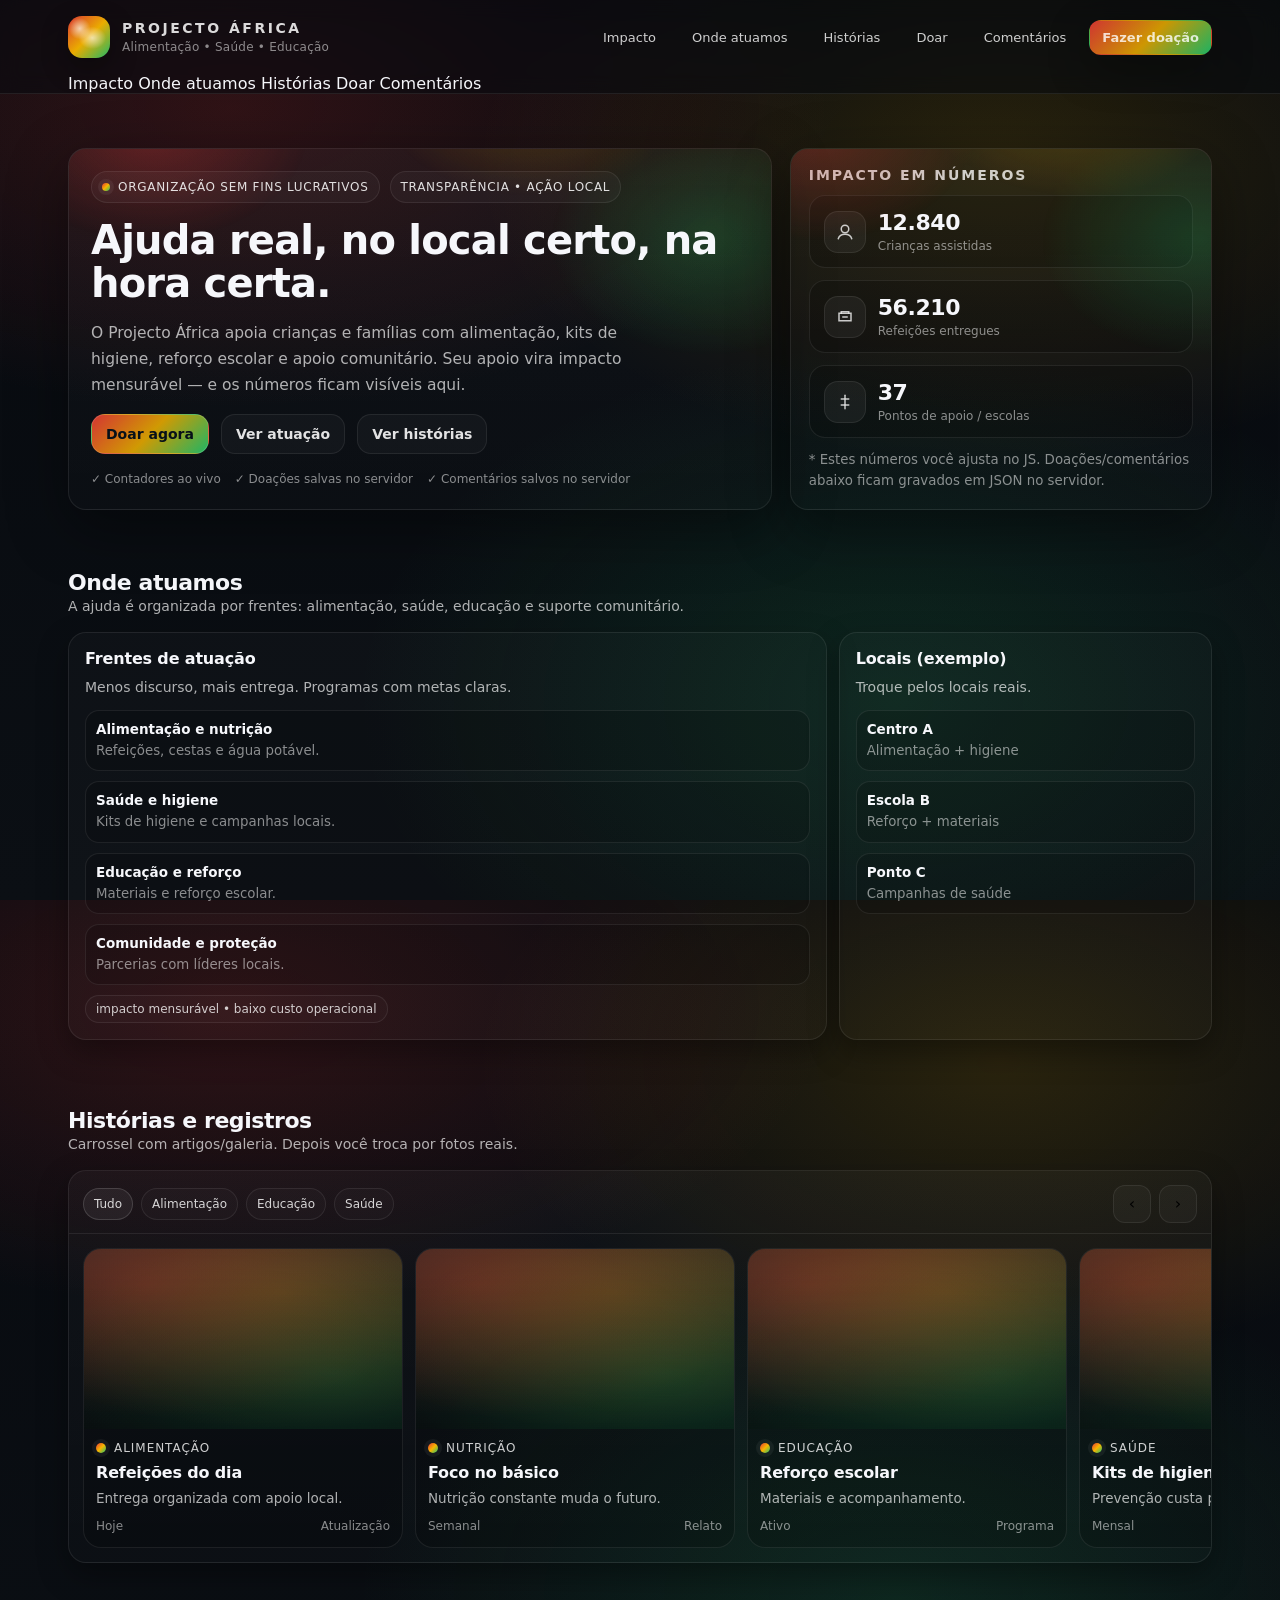
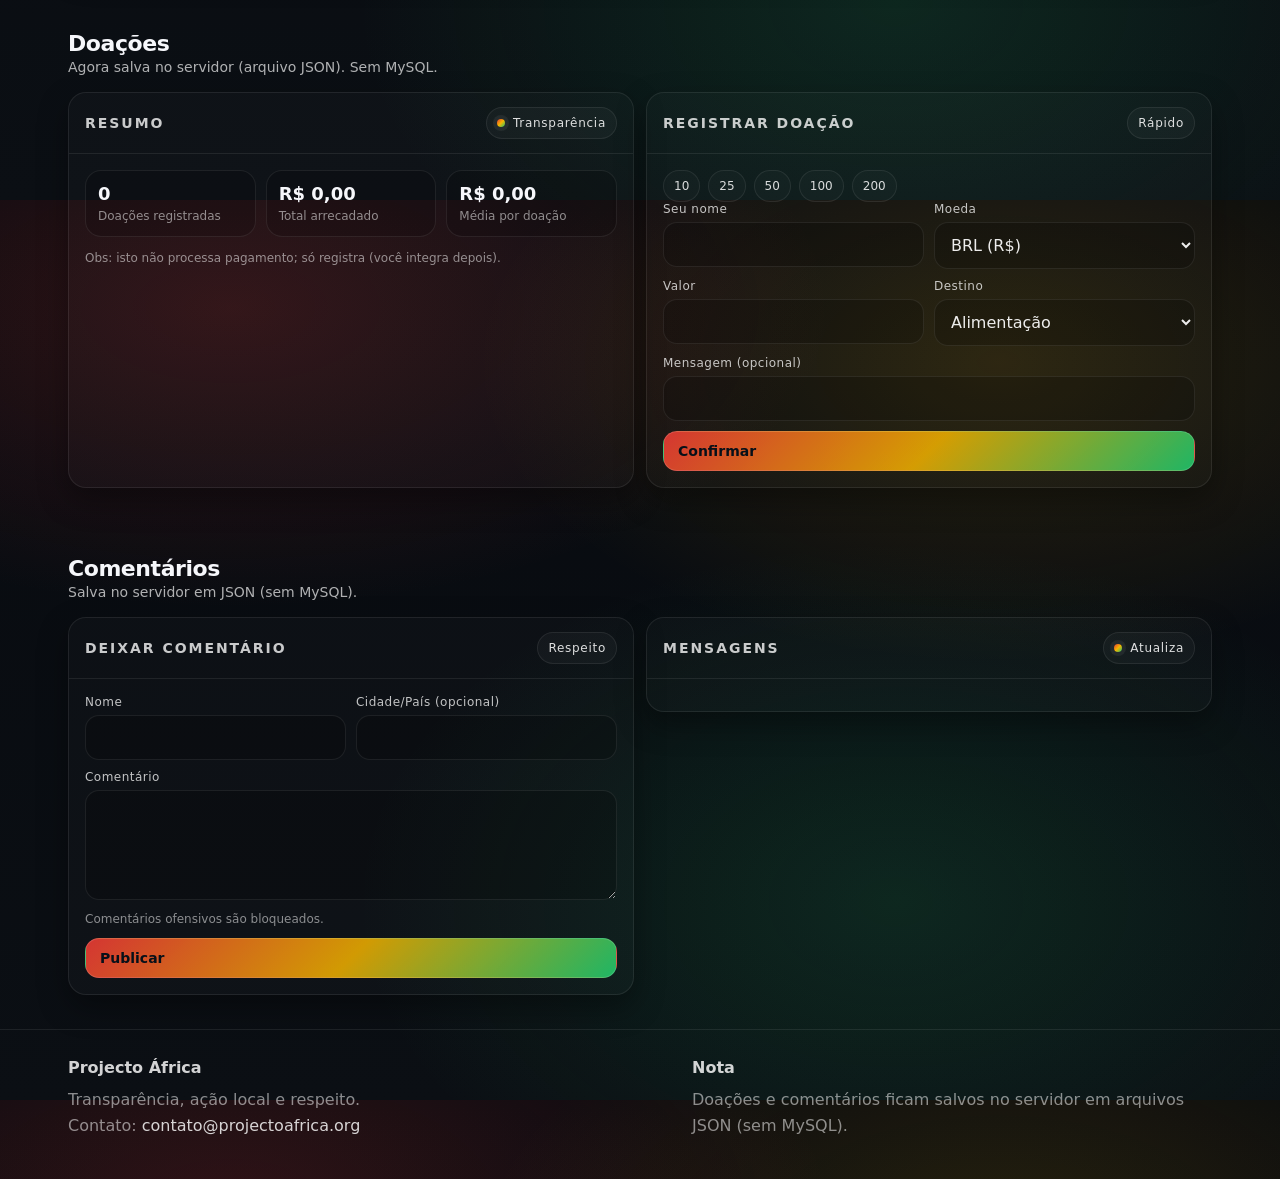
<file: clone/index.html>
<!doctype html>
<html lang="pt-BR">
<head>
  <meta charset="utf-8" />
  <meta name="viewport" content="width=device-width,initial-scale=1" />
  <title>Projecto África — Ajuda Humanitária</title>
  <meta name="description" content="Projecto África — organização sem fins lucrativos." />
  <link rel="stylesheet" href="assets/style.css?v=2">
</head>
<body>
<header class="topbar">
  <div class="container">
    <div class="topbar-inner">
      <a class="brand" href="#inicio" aria-label="Ir para início">
        <div class="logo" aria-hidden="true"></div>
        <div>
          <h1>PROJECTO ÁFRICA</h1>
          <small>Alimentação • Saúde • Educação</small>
        </div>
      </a>

      <nav class="nav" aria-label="Navegação">
        <a href="#impacto">Impacto</a>
        <a href="#atuacao">Onde atuamos</a>
        <a href="#historias">Histórias</a>
        <a href="#doar">Doar</a>
        <a href="#comentarios">Comentários</a>
        <a class="cta" href="#doar">Fazer doação</a>
      </nav>

      <button class="burger" id="burger" aria-label="Abrir menu">
        <svg width="18" height="18" viewBox="0 0 24 24" fill="none">
          <path d="M4 7h16M4 12h16M4 17h16" stroke="rgba(255,255,255,.9)" stroke-width="2" stroke-linecap="round"/>
        </svg>
      </button>
    </div>

    <div class="mobile-nav" id="mobileNav">
      <a href="#impacto">Impacto</a>
      <a href="#atuacao">Onde atuamos</a>
      <a href="#historias">Histórias</a>
      <a href="#doar">Doar</a>
      <a href="#comentarios">Comentários</a>
    </div>
  </div>
</header>

<main id="inicio" class="hero">
  <div class="container">
    <div class="hero-grid">
      <div class="hero-card">
        <div class="inner">
          <div class="hero-eyebrow">
            <span class="pill"><span class="dot"></span> Organização sem fins lucrativos</span>
            <span class="pill">Transparência • Ação local</span>
          </div>
          <h2 class="hero-title">Ajuda real, no local certo, na hora certa.</h2>
          <p class="hero-sub">
            O Projecto África apoia crianças e famílias com alimentação, kits de higiene, reforço escolar e apoio comunitário.
            Seu apoio vira impacto mensurável — e os números ficam visíveis aqui.
          </p>
          <div class="hero-actions">
            <a class="btn primary" href="#doar">Doar agora</a>
            <a class="btn" href="#atuacao">Ver atuação</a>
            <a class="btn" href="#historias">Ver histórias</a>
          </div>
          <div class="mini">
            <span>✓ Contadores ao vivo</span>
            <span>✓ Doações salvas no servidor</span>
            <span>✓ Comentários salvos no servidor</span>
          </div>
        </div>
      </div>

      <div class="hero-card side" id="impacto">
        <h3>Impacto em números</h3>

        <div class="stat">
          <div class="badge" aria-hidden="true">
            <svg width="18" height="18" viewBox="0 0 24 24" fill="none">
              <path d="M7 8c0-2.8 2.2-5 5-5s5 2.2 5 5-2.2 5-5 5-5-2.2-5-5z" stroke="rgba(255,255,255,.85)" stroke-width="2"/>
              <path d="M3 21c1.2-4 4.5-6 9-6s7.8 2 9 6" stroke="rgba(255,255,255,.85)" stroke-width="2" stroke-linecap="round"/>
            </svg>
          </div>
          <div>
            <b id="kidsHelped">0</b>
            <span>Crianças assistidas</span>
          </div>
        </div>

        <div class="stat">
          <div class="badge" aria-hidden="true">
            <svg width="18" height="18" viewBox="0 0 24 24" fill="none">
              <path d="M4 7h16v10H4V7z" stroke="rgba(255,255,255,.85)" stroke-width="2" />
              <path d="M7 7V5h10v2" stroke="rgba(255,255,255,.85)" stroke-width="2" stroke-linecap="round"/>
              <path d="M9 12h6" stroke="rgba(255,255,255,.85)" stroke-width="2" stroke-linecap="round"/>
            </svg>
          </div>
          <div>
            <b id="mealsServed">0</b>
            <span>Refeições entregues</span>
          </div>
        </div>

        <div class="stat">
          <div class="badge" aria-hidden="true">
            <svg width="18" height="18" viewBox="0 0 24 24" fill="none">
              <path d="M12 3v18" stroke="rgba(255,255,255,.85)" stroke-width="2" stroke-linecap="round"/>
              <path d="M7 8h10M7 16h10" stroke="rgba(255,255,255,.85)" stroke-width="2" stroke-linecap="round"/>
            </svg>
          </div>
          <div>
            <b id="schoolsSupported">0</b>
            <span>Pontos de apoio / escolas</span>
          </div>
        </div>

        <small>
          * Estes números você ajusta no JS. Doações/comentários abaixo ficam gravados em JSON no servidor.
        </small>
      </div>
    </div>
  </div>
</main>

<section id="atuacao">
  <div class="container">
    <div class="section-head">
      <div>
        <h2>Onde atuamos</h2>
        <p>A ajuda é organizada por frentes: alimentação, saúde, educação e suporte comunitário.</p>
      </div>
    </div>

    <div class="grid">
      <div class="card span8">
        <h3>Frentes de atuação</h3>
        <p>Menos discurso, mais entrega. Programas com metas claras.</p>
        <ul class="list">
          <li class="li"><div><b>Alimentação e nutrição</b><small>Refeições, cestas e água potável.</small></div></li>
          <li class="li"><div><b>Saúde e higiene</b><small>Kits de higiene e campanhas locais.</small></div></li>
          <li class="li"><div><b>Educação e reforço</b><small>Materiais e reforço escolar.</small></div></li>
          <li class="li"><div><b>Comunidade e proteção</b><small>Parcerias com líderes locais.</small></div></li>
        </ul>
        <span class="tag">impacto mensurável • baixo custo operacional</span>
      </div>

      <div class="card span4">
        <h3>Locais (exemplo)</h3>
        <p>Troque pelos locais reais.</p>
        <ul class="list">
          <li class="li"><div><b>Centro A</b><small>Alimentação + higiene</small></div></li>
          <li class="li"><div><b>Escola B</b><small>Reforço + materiais</small></div></li>
          <li class="li"><div><b>Ponto C</b><small>Campanhas de saúde</small></div></li>
        </ul>
      </div>
    </div>
  </div>
</section>

<section id="historias">
  <div class="container">
    <div class="section-head">
      <div>
        <h2>Histórias e registros</h2>
        <p>Carrossel com artigos/galeria. Depois você troca por fotos reais.</p>
      </div>
    </div>

    <div class="carousel">
      <div class="carousel-top">
        <div class="tabs" role="tablist">
          <button class="tab active" data-filter="all">Tudo</button>
          <button class="tab" data-filter="food">Alimentação</button>
          <button class="tab" data-filter="school">Educação</button>
          <button class="tab" data-filter="health">Saúde</button>
        </div>
        <div class="car-controls">
          <button class="iconbtn" id="prev" aria-label="Anterior">‹</button>
          <button class="iconbtn" id="next" aria-label="Próximo">›</button>
        </div>
      </div>

      <div class="track-wrap">
        <div class="track" id="track">
          <article class="slide" data-kind="food"><div class="img"></div><div class="body"><div class="kicker"><i></i> Alimentação</div><h4>Refeições do dia</h4><p>Entrega organizada com apoio local.</p><div class="meta"><span>Hoje</span><span>Atualização</span></div></div></article>
          <article class="slide" data-kind="food"><div class="img"></div><div class="body"><div class="kicker"><i></i> Nutrição</div><h4>Foco no básico</h4><p>Nutrição constante muda o futuro.</p><div class="meta"><span>Semanal</span><span>Relato</span></div></div></article>
          <article class="slide" data-kind="school"><div class="img"></div><div class="body"><div class="kicker"><i></i> Educação</div><h4>Reforço escolar</h4><p>Materiais e acompanhamento.</p><div class="meta"><span>Ativo</span><span>Programa</span></div></div></article>
          <article class="slide" data-kind="health"><div class="img"></div><div class="body"><div class="kicker"><i></i> Saúde</div><h4>Kits de higiene</h4><p>Prevenção custa pouco.</p><div class="meta"><span>Mensal</span><span>Entrega</span></div></div></article>
          <article class="slide" data-kind="health"><div class="img"></div><div class="body"><div class="kicker"><i></i> Comunidade</div><h4>Rede local</h4><p>Continuidade com parceiros.</p><div class="meta"><span>Contínua</span><span>Ação</span></div></div></article>
        </div>
      </div>
    </div>
  </div>
</section>

<section id="doar">
  <div class="container">
    <div class="section-head">
      <div>
        <h2>Doações</h2>
        <p>Agora salva no servidor (arquivo JSON). Sem MySQL.</p>
      </div>
    </div>

    <div class="donation-wrap">
      <div class="panel">
        <div class="ph"><h3>Resumo</h3><span class="pill"><span class="dot"></span> Transparência</span></div>
        <div class="pc">
          <div class="metrics">
            <div class="metric"><b id="donationCount">0</b><span>Doações registradas</span></div>
            <div class="metric"><b id="donationTotal">R$ 0,00</b><span>Total arrecadado</span></div>
            <div class="metric"><b id="avgDonation">R$ 0,00</b><span>Média por doação</span></div>
          </div>
          <div class="helper" style="margin-top:12px">Obs: isto não processa pagamento; só registra (você integra depois).</div>
        </div>
      </div>

      <div class="panel">
        <div class="ph"><h3>Registrar doação</h3><span class="pill">Rápido</span></div>
        <div class="pc">
          <div class="success" id="successBox">Doação registrada. Obrigado!</div>

          <div class="quick">
            <button class="q" data-amount="10">10</button>
            <button class="q" data-amount="25">25</button>
            <button class="q" data-amount="50">50</button>
            <button class="q" data-amount="100">100</button>
            <button class="q" data-amount="200">200</button>
          </div>

          <form class="form" id="donationForm">
            <div class="row">
              <div>
                <label for="donorName">Seu nome</label>
                <input id="donorName" maxlength="40" required />
              </div>
              <div>
                <label for="currency">Moeda</label>
                <select id="currency">
                  <option value="BRL">BRL (R$)</option>
                  <option value="USD">USD ($)</option>
                  <option value="EUR">EUR (€)</option>
                </select>
              </div>
            </div>

            <div class="row">
              <div>
                <label for="amount">Valor</label>
                <input id="amount" type="number" min="1" step="1" required />
              </div>
              <div>
                <label for="purpose">Destino</label>
                <select id="purpose">
                  <option>Alimentação</option>
                  <option>Educação</option>
                  <option>Saúde</option>
                  <option>Onde for mais necessário</option>
                </select>
              </div>
            </div>

            <div>
              <label for="note">Mensagem (opcional)</label>
              <input id="note" maxlength="80" />
            </div>

            <button class="btn primary" type="submit">Confirmar</button>
          </form>
        </div>
      </div>
    </div>
  </div>
</section>

<section id="comentarios">
  <div class="container">
    <div class="section-head">
      <div>
        <h2>Comentários</h2>
        <p>Salva no servidor em JSON (sem MySQL).</p>
      </div>
    </div>

    <div class="comments">
      <div class="panel">
        <div class="ph"><h3>Deixar comentário</h3><span class="pill">Respeito</span></div>
        <div class="pc">
          <form class="form" id="commentForm">
            <div class="row">
              <div>
                <label for="cName">Nome</label>
                <input id="cName" maxlength="40" required />
              </div>
              <div>
                <label for="cCity">Cidade/País (opcional)</label>
                <input id="cCity" maxlength="40" />
              </div>
            </div>

            <div>
              <label for="cText">Comentário</label>
              <textarea id="cText" maxlength="400" required></textarea>
              <div class="helper">Comentários ofensivos são bloqueados.</div>
            </div>

            <button class="btn primary" type="submit">Publicar</button>
          </form>
        </div>
      </div>

      <div class="panel">
        <div class="ph"><h3>Mensagens</h3><span class="pill"><span class="dot"></span> Atualiza</span></div>
        <div class="pc">
          <div id="commentList" style="display:grid; gap:10px;"></div>
        </div>
      </div>
    </div>
  </div>
</section>
<footer>
  <div class="container">
    <div class="foot">
      <div class="col">
        <b>Projecto África</b>
        <div style="margin-top:10px; line-height:1.6">
          Transparência, ação local e respeito.<br/>
          Contato: <span style="color:rgba(255,255,255,.82)">contato@projectoafrica.org</span>
        </div>
      </div>
      <div class="col">
        <b>Nota</b>
        <div style="margin-top:10px; line-height:1.6">
          Doações e comentários ficam salvos no servidor em arquivos JSON (sem MySQL).
        </div>
      </div>
    </div>
  </div>
</footer>

<script src="assets/app.js?v=2"></script>
</body>
</html>
</file>
<file: clone/assets/style.css>
:root{
  --bg:#0b0f14;
  --muted:rgba(255,255,255,.68);
  --muted2:rgba(255,255,255,.52);
  --text:#f6f7fb;
  --line:rgba(255,255,255,.08);
  --red:#e53935;
  --yellow:#f7b500;
  --green:#21c36b;
  --radius:18px;
  --shadow: 0 18px 60px rgba(0,0,0,.40);
  --shadow2: 0 12px 30px rgba(0,0,0,.35);
  --max:1180px;
  --font: ui-sans-serif, system-ui, -apple-system, Segoe UI, Roboto, Helvetica, Arial, "Apple Color Emoji","Segoe UI Emoji";
}

*{box-sizing:border-box}
html,body{height:100%}
body{
  margin:0;
  font-family:var(--font);
  background:
    radial-gradient(1000px 500px at 18% 12%, rgba(229,57,53,.18), transparent 60%),
    radial-gradient(900px 520px at 78% 18%, rgba(247,181,0,.14), transparent 58%),
    radial-gradient(900px 600px at 70% 78%, rgba(33,195,107,.14), transparent 60%),
    linear-gradient(180deg, #070a0f, var(--bg));
  color:var(--text);
  overflow-x:hidden;
}
a{color:inherit;text-decoration:none}
button,input,select,textarea{font:inherit}
.container{max-width:var(--max); margin:0 auto; padding:0 18px}

/* Header */
.topbar{
  position:sticky; top:0; z-index:50;
  backdrop-filter: blur(10px);
  background: rgba(7,10,15,.55);
  border-bottom:1px solid var(--line);
}
.topbar-inner{
  height:74px;
  display:flex; align-items:center; justify-content:space-between;
  gap:14px;
}
.brand{display:flex; align-items:center; gap:12px; min-width:220px}
.logo{
  width:42px; height:42px; border-radius:14px;
  background:
    radial-gradient(18px 18px at 28% 30%, rgba(255,255,255,.65), transparent 60%),
    linear-gradient(135deg, rgba(229,57,53,.95), rgba(247,181,0,.95), rgba(33,195,107,.95));
  box-shadow: 0 10px 26px rgba(0,0,0,.35);
  position:relative; overflow:hidden;
}
.logo:after{
  content:"";
  position:absolute; inset:0;
  background: radial-gradient(22px 18px at 58% 52%, rgba(255,255,255,.85), transparent 62%);
  opacity:.75;
  mix-blend-mode: screen;
}
.brand h1{
  font-size:14px; margin:0;
  letter-spacing:.18em;
  text-transform:uppercase;
  color:rgba(255,255,255,.85);
  line-height:1.2;
}
.brand small{
  display:block; margin-top:4px;
  font-size:12px; color:var(--muted2);
  letter-spacing:.02em;
}
.nav{display:flex; align-items:center; gap:10px; flex-wrap:wrap; justify-content:flex-end}
.nav a{
  padding:9px 12px; border-radius:12px;
  border:1px solid transparent;
  color:rgba(255,255,255,.80);
  font-size:13px;
}
.nav a:hover{border-color:var(--line); background:rgba(255,255,255,.04)}
.cta{
  padding:10px 14px; border-radius:14px;
  border:1px solid rgba(255,255,255,.14);
  background: linear-gradient(135deg, rgba(229,57,53,.9), rgba(247,181,0,.82), rgba(33,195,107,.9));
  color:#071019;
  font-weight:700;
  box-shadow: 0 14px 40px rgba(0,0,0,.35);
}
.cta:hover{filter:brightness(1.05)}
.burger{display:none}

/* Hero */
.hero{padding:54px 0 26px}
.hero-grid{display:grid; grid-template-columns:1.25fr .75fr; gap:18px; align-items:stretch}
.hero-card{
  border:1px solid var(--line);
  background: linear-gradient(180deg, rgba(255,255,255,.03), rgba(255,255,255,.01));
  border-radius: var(--radius);
  box-shadow: var(--shadow);
  overflow:hidden;
  position:relative;
}
.hero-card:before{
  content:"";
  position:absolute;
  inset:-120px -100px auto -100px;
  height:340px;
  background:
    radial-gradient(260px 180px at 20% 30%, rgba(229,57,53,.30), transparent 62%),
    radial-gradient(260px 180px at 62% 18%, rgba(247,181,0,.22), transparent 60%),
    radial-gradient(260px 190px at 82% 62%, rgba(33,195,107,.22), transparent 62%);
  opacity:.95;
  pointer-events:none;
}
.hero-card .inner{padding:22px; display:flex; flex-direction:column; gap:16px; min-height:330px; position:relative; z-index:2}
.hero-eyebrow{display:flex; align-items:center; gap:10px; color:rgba(255,255,255,.78); font-size:12px; letter-spacing:.14em; text-transform:uppercase}
.pill{
  display:inline-flex; align-items:center; gap:8px;
  padding:8px 10px;
  border-radius:999px;
  border:1px solid var(--line);
  background: rgba(255,255,255,.03);
  color:rgba(255,255,255,.86);
  font-size:12px;
  letter-spacing:.06em;
}
.dot{
  width:8px;height:8px;border-radius:50%;
  background: linear-gradient(135deg, var(--red), var(--yellow), var(--green));
  box-shadow: 0 0 0 4px rgba(255,255,255,.06);
}
.hero-title{font-size:40px; line-height:1.08; margin:0; letter-spacing:-.02em}
.hero-sub{margin:0; max-width:58ch; color:var(--muted); font-size:15.5px; line-height:1.65}
.hero-actions{display:flex; gap:12px; flex-wrap:wrap; margin-top:auto}
.btn{
  padding:11px 14px; border-radius:14px;
  border:1px solid var(--line);
  background: rgba(255,255,255,.03);
  color:rgba(255,255,255,.88);
  font-weight:650; font-size:14px;
  cursor:pointer;
  display:inline-flex; align-items:center; gap:10px;
}
.btn:hover{background:rgba(255,255,255,.05)}
.btn.primary{
  border-color: rgba(255,255,255,.14);
  background: linear-gradient(135deg, rgba(229,57,53,.92), rgba(247,181,0,.84), rgba(33,195,107,.92));
  color:#071019;
}
.btn.primary:hover{filter:brightness(1.05)}
.mini{font-size:12px; color:var(--muted2); display:flex; gap:14px; flex-wrap:wrap; margin-top:2px}

/* Side */
.side{padding:18px; display:flex; flex-direction:column; gap:12px; min-height:330px}
.side h3{margin:0; font-size:14px; letter-spacing:.14em; text-transform:uppercase; color:rgba(255,255,255,.78)}
.stat{
  border:1px solid var(--line);
  background: rgba(0,0,0,.18);
  border-radius:16px;
  padding:14px;
  display:flex;
  gap:12px;
  align-items:center;
}
.stat b{font-size:22px; letter-spacing:-.02em}
.stat span{display:block; font-size:12px; color:var(--muted2); margin-top:4px}
.badge{
  width:42px; height:42px; border-radius:14px;
  background: rgba(255,255,255,.05);
  border:1px solid var(--line);
  display:grid; place-items:center;
  flex:0 0 auto;
}
.badge svg{opacity:.9}
.side small{margin-top:auto; color:var(--muted2); line-height:1.55}

section{padding:34px 0}
.section-head{display:flex; align-items:flex-end; justify-content:space-between; gap:18px; margin-bottom:14px}
.section-head h2{margin:0; font-size:22px; letter-spacing:-.02em}
.section-head p{margin:0; color:var(--muted); max-width:70ch; line-height:1.6; font-size:14px}

/* Grid */
.grid{display:grid; grid-template-columns:repeat(12,1fr); gap:12px}
.card{
  border:1px solid var(--line);
  background: rgba(255,255,255,.02);
  border-radius: var(--radius);
  padding:16px;
  box-shadow: var(--shadow2);
}
.span8{grid-column:span 8}
.span4{grid-column:span 4}
.card h3{margin:0 0 8px; font-size:16px; letter-spacing:-.01em}
.card p{margin:0; color:var(--muted); line-height:1.6; font-size:14px}
.list{margin:12px 0 0; padding:0; list-style:none; display:grid; gap:10px}
.li{
  display:flex; gap:10px;
  padding:10px;
  border-radius:14px;
  border:1px solid var(--line);
  background: rgba(0,0,0,.16);
  align-items:flex-start;
}
.li b{display:block; font-size:13.5px}
.li small{display:block; color:var(--muted2); margin-top:4px; line-height:1.45}
.tag{
  display:inline-flex;
  padding:6px 10px;
  border-radius:999px;
  border:1px solid var(--line);
  background: rgba(255,255,255,.02);
  color:rgba(255,255,255,.78);
  font-size:12px;
  margin-top:10px;
}
.helper{font-size:12px; color:var(--muted2); line-height:1.5; margin-top:6px}

/* Carousel */
.carousel{
  border:1px solid var(--line);
  background: linear-gradient(180deg, rgba(255,255,255,.03), rgba(255,255,255,.01));
  border-radius: var(--radius);
  box-shadow: var(--shadow2);
  overflow:hidden;
}
.carousel-top{
  padding:14px 14px 10px;
  display:flex; align-items:center; justify-content:space-between; gap:10px;
  border-bottom:1px solid var(--line);
}
.tabs{display:flex; gap:8px; flex-wrap:wrap}
.tab{
  padding:8px 10px;
  border-radius:999px;
  border:1px solid var(--line);
  background: rgba(255,255,255,.02);
  color:rgba(255,255,255,.82);
  font-size:12px;
  cursor:pointer;
}
.tab.active{background:rgba(255,255,255,.06); border-color:rgba(255,255,255,.14)}
.car-controls{display:flex; gap:8px}
.iconbtn{
  width:38px; height:38px;
  border-radius:12px;
  border:1px solid var(--line);
  background: rgba(255,255,255,.03);
  cursor:pointer;
  display:grid; place-items:center;
}
.iconbtn:hover{background:rgba(255,255,255,.05)}
.track-wrap{overflow:hidden}
.track{display:flex; gap:12px; padding:14px; transform:translateX(0); transition:transform .45s ease; will-change:transform}
.slide{
  width:320px; flex:0 0 auto;
  border-radius:18px;
  border:1px solid var(--line);
  background: rgba(0,0,0,.18);
  overflow:hidden;
}
.slide .img{
  height:180px;
  background:
    radial-gradient(520px 220px at 20% 20%, rgba(229,57,53,.28), transparent 60%),
    radial-gradient(520px 220px at 62% 24%, rgba(247,181,0,.22), transparent 62%),
    radial-gradient(520px 240px at 78% 70%, rgba(33,195,107,.24), transparent 60%),
    linear-gradient(180deg, rgba(255,255,255,.06), rgba(255,255,255,0));
  position:relative;
}
.slide .img:after{
  content:"";
  position:absolute; inset:0;
  background: linear-gradient(180deg, transparent 10%, rgba(0,0,0,.35) 100%);
  opacity:.7;
}
.slide .body{padding:12px 12px 14px}
.kicker{display:flex; gap:8px; align-items:center; font-size:12px; color:rgba(255,255,255,.80); letter-spacing:.08em; text-transform:uppercase}
.kicker i{width:10px;height:10px;border-radius:50%; background:linear-gradient(135deg,var(--red),var(--yellow),var(--green)); display:inline-block; box-shadow:0 0 0 4px rgba(255,255,255,.05)}
.slide h4{margin:8px 0 6px; font-size:16px; letter-spacing:-.01em}
.slide p{margin:0; color:var(--muted); font-size:13.5px; line-height:1.55}
.slide .meta{margin-top:10px; display:flex; justify-content:space-between; gap:10px; color:var(--muted2); font-size:12px}

/* Donation */
.donation-wrap{display:grid; grid-template-columns:1fr 1fr; gap:12px}
.panel{
  border:1px solid var(--line);
  background: rgba(255,255,255,.02);
  border-radius: var(--radius);
  box-shadow: var(--shadow2);
  overflow:hidden;
}
.ph{
  padding:14px 16px;
  border-bottom:1px solid var(--line);
  display:flex; align-items:center; justify-content:space-between; gap:10px;
}
.ph h3{margin:0; font-size:14px; letter-spacing:.14em; text-transform:uppercase; color:rgba(255,255,255,.78)}
.pc{padding:16px}
.metrics{display:grid; grid-template-columns:repeat(3,1fr); gap:10px}
.metric{border:1px solid var(--line); border-radius:16px; background: rgba(0,0,0,.16); padding:12px}
.metric b{font-size:18px}
.metric span{display:block; margin-top:4px; color:var(--muted2); font-size:12px; line-height:1.35}
.form{display:grid; gap:10px}
.row{display:grid; grid-template-columns:1fr 1fr; gap:10px}
label{display:block; font-size:12px; color:rgba(255,255,255,.75); margin-bottom:6px; letter-spacing:.04em}
input,select,textarea{
  width:100%;
  padding:12px 12px;
  border-radius:14px;
  border:1px solid var(--line);
  background: rgba(0,0,0,.20);
  color:rgba(255,255,255,.92);
  outline:none;
}
textarea{min-height:110px; resize:vertical}
input:focus,select:focus,textarea:focus{
  border-color: rgba(255,255,255,.18);
  box-shadow: 0 0 0 4px rgba(255,255,255,.05);
}
.quick{display:flex; flex-wrap:wrap; gap:8px}
.q{
  padding:8px 10px;
  border-radius:999px;
  border:1px solid var(--line);
  background: rgba(255,255,255,.02);
  cursor:pointer;
  font-size:12px;
  color:rgba(255,255,255,.84);
}
.q:hover{background: rgba(255,255,255,.05)}
.success{
  border:1px solid rgba(33,195,107,.25);
  background: rgba(33,195,107,.08);
  color: rgba(255,255,255,.86);
  padding:10px 12px;
  border-radius:14px;
  display:none;
}

/* Comments */
.comments{display:grid; grid-template-columns:1fr 1fr; gap:12px; align-items:start}
.comment-item{
  border:1px solid var(--line);
  border-radius:16px;
  background: rgba(0,0,0,.16);
  padding:12px;
}
.comment-item b{display:block; font-size:13.5px}
.comment-item small{display:block; color:var(--muted2); margin-top:4px}
.comment-item p{margin:10px 0 0; color:var(--muted); line-height:1.55; font-size:13.5px}

/* Footer */
footer{padding:28px 0 40px; border-top:1px solid var(--line); color:var(--muted2)}
.foot{display:flex; justify-content:space-between; gap:18px; flex-wrap:wrap; align-items:flex-start}
.foot .col{max-width:520px}
.foot b{color:rgba(255,255,255,.82)}

/* Responsive */
@media (max-width:980px){
  .hero-grid{grid-template-columns:1fr}
  .donation-wrap{grid-template-columns:1fr}
  .comments{grid-template-columns:1fr}
  .metrics{grid-template-columns:1fr}
  .row{grid-template-columns:1fr}
  .slide{width:300px}
}
@media (max-width:720px){
  .nav{display:none}
  .burger{
    display:inline-grid;
    place-items:center;
    width:42px;height:42px;
    border-radius:14px;
    border:1px solid var(--line);
    background: rgba(255,255,255,.03);
    cursor:pointer;
  }
  .mobile-nav{
    display:none;
    padding:10px 18px 16px;
    border-top:1px solid var(--line);
  }
  .mobile-nav a{
    display:block;
    padding:10px 12px;
    border-radius:14px;
    border:1px solid var(--line);
    background: rgba(255,255,255,.02);
    margin-top:8px;
  }
  .hero-title{font-size:32px}
}
</file>
